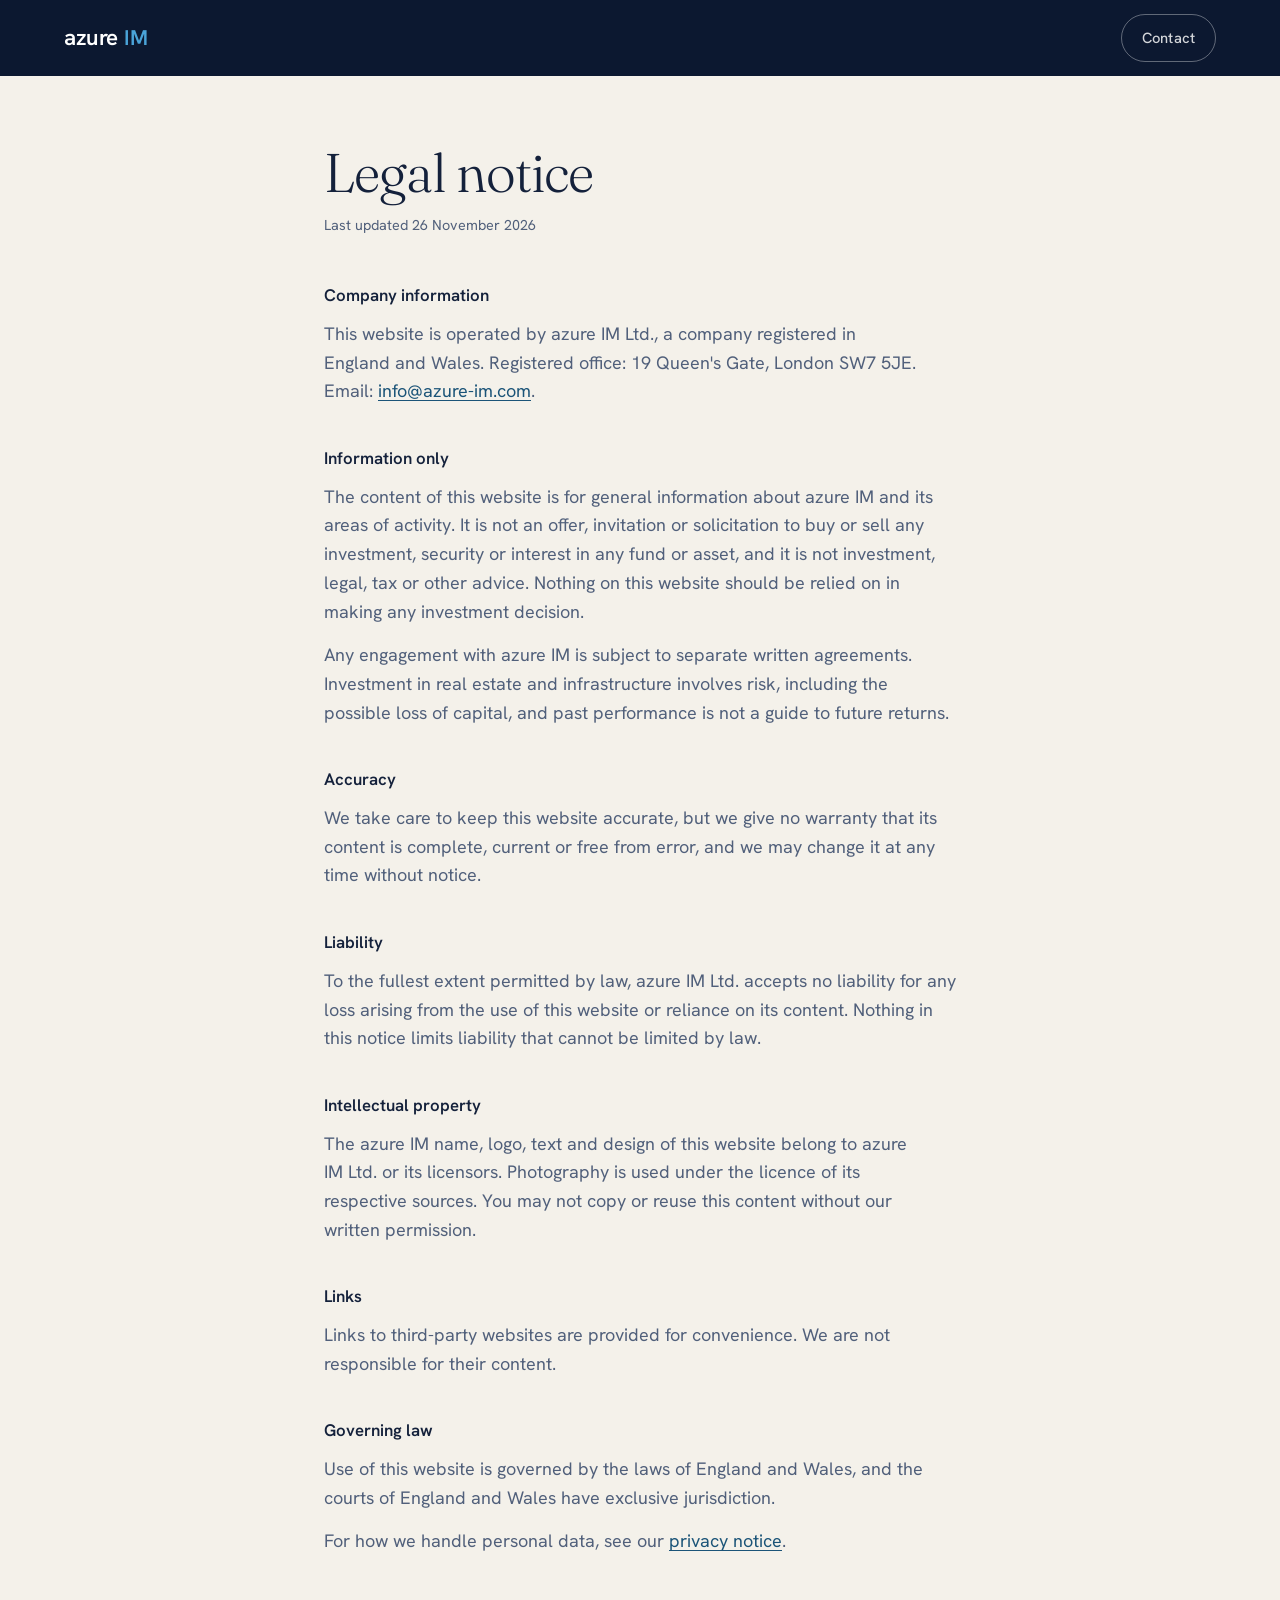
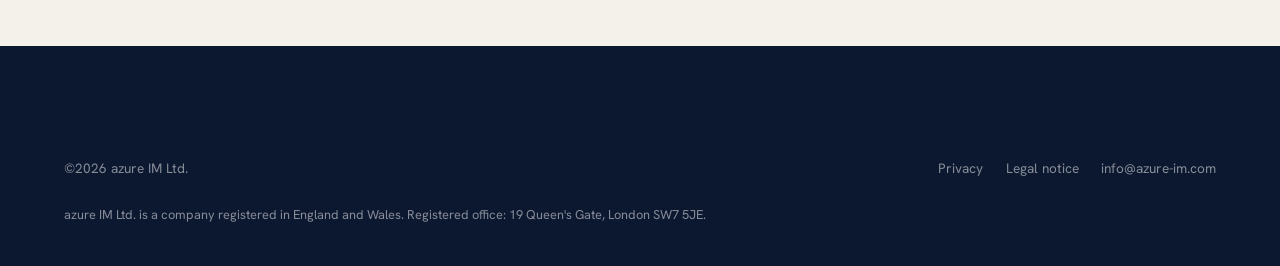
<file: legal.html>
<!DOCTYPE html>
<html lang="en" class="no-js">
<head>
  <meta charset="UTF-8" />
  <meta name="viewport" content="width=device-width, initial-scale=1.0" />
  <title>Legal notice — azure IM</title>
  <meta name="description" content="Company information and terms of use for azure-im.com." />
  <link rel="canonical" href="https://www.azure-im.com/legal" />
  <meta name="theme-color" content="#0c1830" />
  <link rel="icon" href="/favicon.ico" sizes="32x32" />
  <link rel="icon" href="/icon.svg" type="image/svg+xml" />
  <link rel="apple-touch-icon" href="/apple-touch-icon.png" />
  <link rel="preconnect" href="https://fonts.googleapis.com" />
  <link rel="preconnect" href="https://fonts.gstatic.com" crossorigin />
  <link href="https://fonts.googleapis.com/css2?family=Fraunces:opsz,wght@9..144,300;9..144,400&family=Hanken+Grotesk:wght@400;500;600&display=swap" rel="stylesheet" />
  <link rel="stylesheet" href="/styles.css" />
</head>
<body class="legal-page">
  <header class="nav scrolled">
    <a href="/" class="brand" aria-label="azure IM home">
      <span>azure</span><span class="brand-mark--im">IM</span>
    </a>
    <nav class="nav-links nav-links--static" aria-label="Primary">
      <a href="/#contact" class="nav-cta">Contact</a>
    </nav>
  </header>

  <main class="legal">
    <h1>Legal notice</h1>
    <p class="updated">Last updated 26 November 2026</p>

    <h2>Company information</h2>
    <p>This website is operated by azure IM Ltd., a company registered in England and Wales. Registered office: 19 Queen's Gate, London SW7 5JE. Email: <a href="mailto:info@azure-im.com">info@azure-im.com</a>.</p>

    <h2>Information only</h2>
    <p>The content of this website is for general information about azure IM and its areas of activity. It is not an offer, invitation or solicitation to buy or sell any investment, security or interest in any fund or asset, and it is not investment, legal, tax or other advice. Nothing on this website should be relied on in making any investment decision.</p>
    <p>Any engagement with azure IM is subject to separate written agreements. Investment in real estate and infrastructure involves risk, including the possible loss of capital, and past performance is not a guide to future returns.</p>

    <h2>Accuracy</h2>
    <p>We take care to keep this website accurate, but we give no warranty that its content is complete, current or free from error, and we may change it at any time without notice.</p>

    <h2>Liability</h2>
    <p>To the fullest extent permitted by law, azure IM Ltd. accepts no liability for any loss arising from the use of this website or reliance on its content. Nothing in this notice limits liability that cannot be limited by law.</p>

    <h2>Intellectual property</h2>
    <p>The azure IM name, logo, text and design of this website belong to azure IM Ltd. or its licensors. Photography is used under the licence of its respective sources. You may not copy or reuse this content without our written permission.</p>

    <h2>Links</h2>
    <p>Links to third-party websites are provided for convenience. We are not responsible for their content.</p>

    <h2>Governing law</h2>
    <p>Use of this website is governed by the laws of England and Wales, and the courts of England and Wales have exclusive jurisdiction.</p>

    <p>For how we handle personal data, see our <a href="/privacy">privacy notice</a>.</p>
  </main>

  <footer class="footer">
    <div class="footer-bottom">
      <span>©2026 azure IM Ltd.</span>
      <nav class="footer-links" aria-label="Legal">
        <a href="/privacy">Privacy</a>
        <a href="/legal" aria-current="page">Legal notice</a>
        <a href="mailto:info@azure-im.com">info@azure-im.com</a>
      </nav>
    </div>
    <p class="footer-legal">
      azure IM Ltd. is a company registered in England and Wales.
      Registered office: 19 Queen's Gate, London SW7 5JE.
    </p>
  </footer>
</body>
</html>
</file>
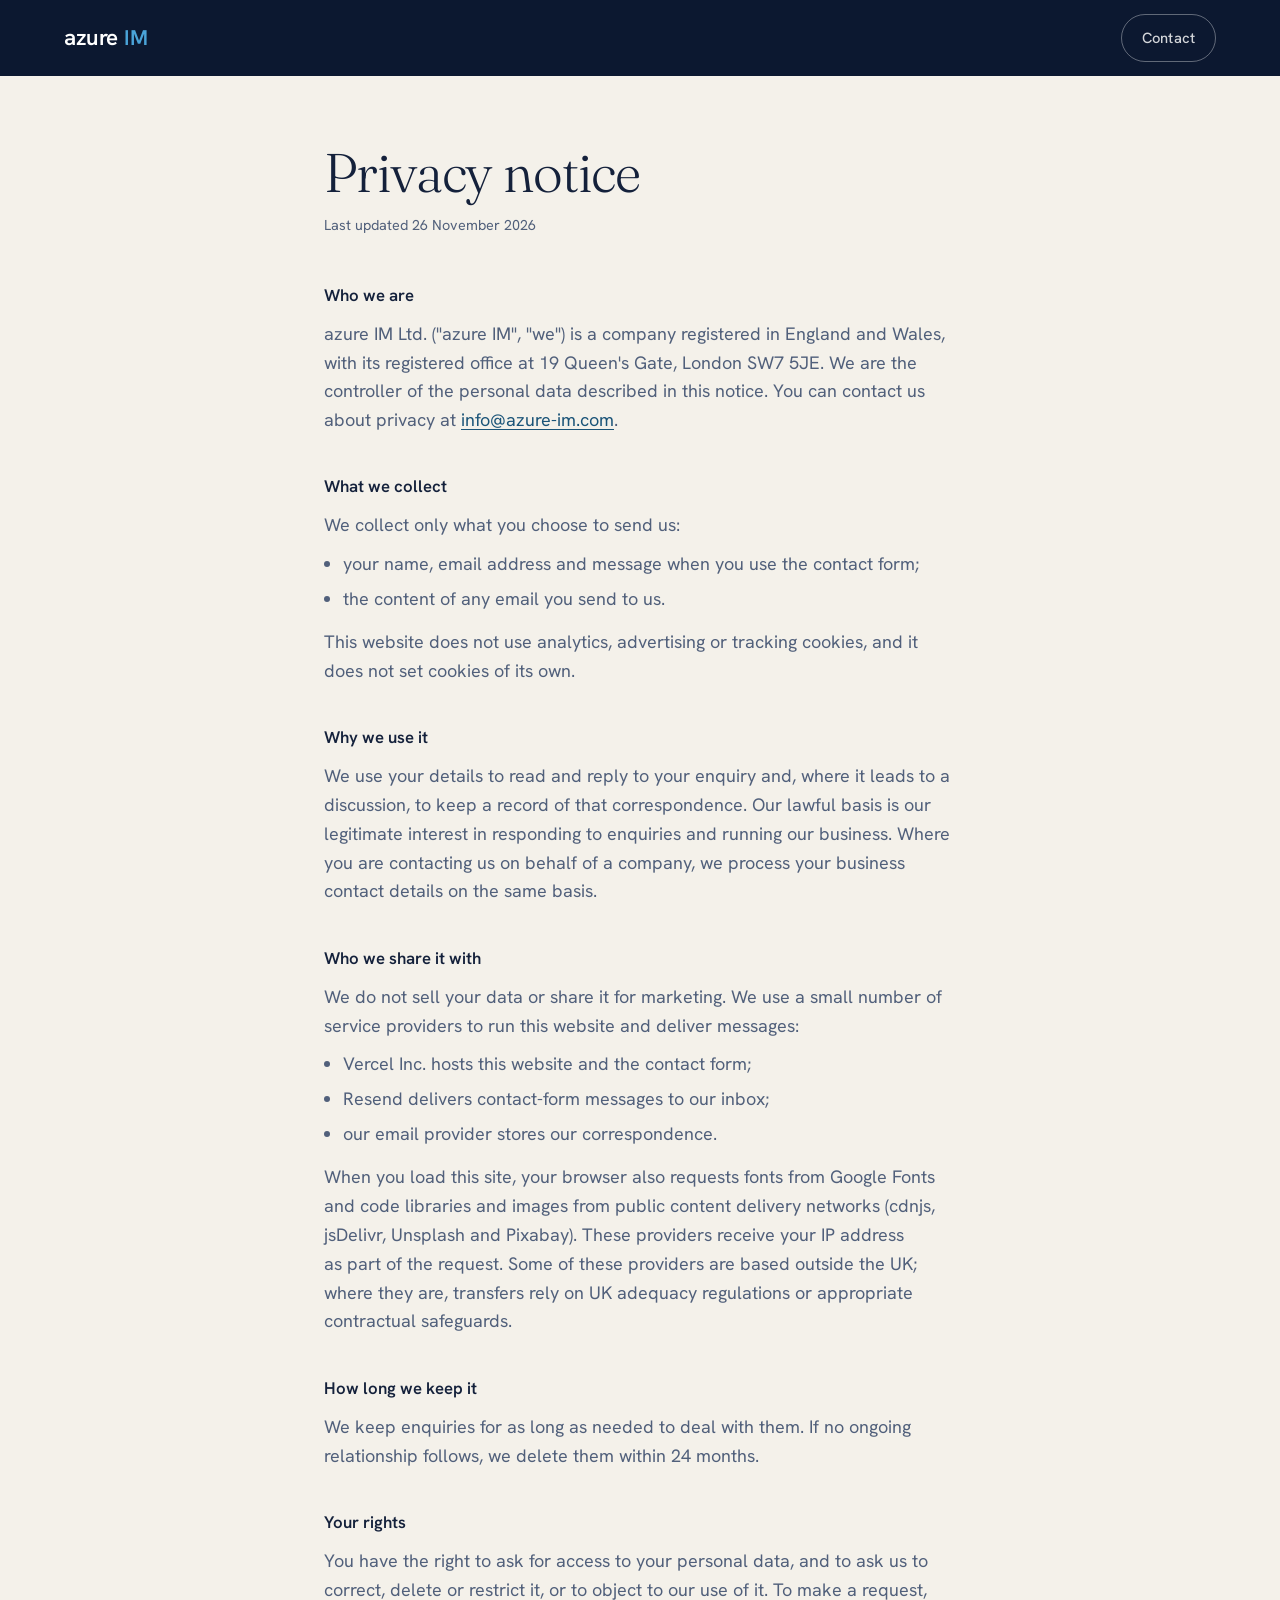
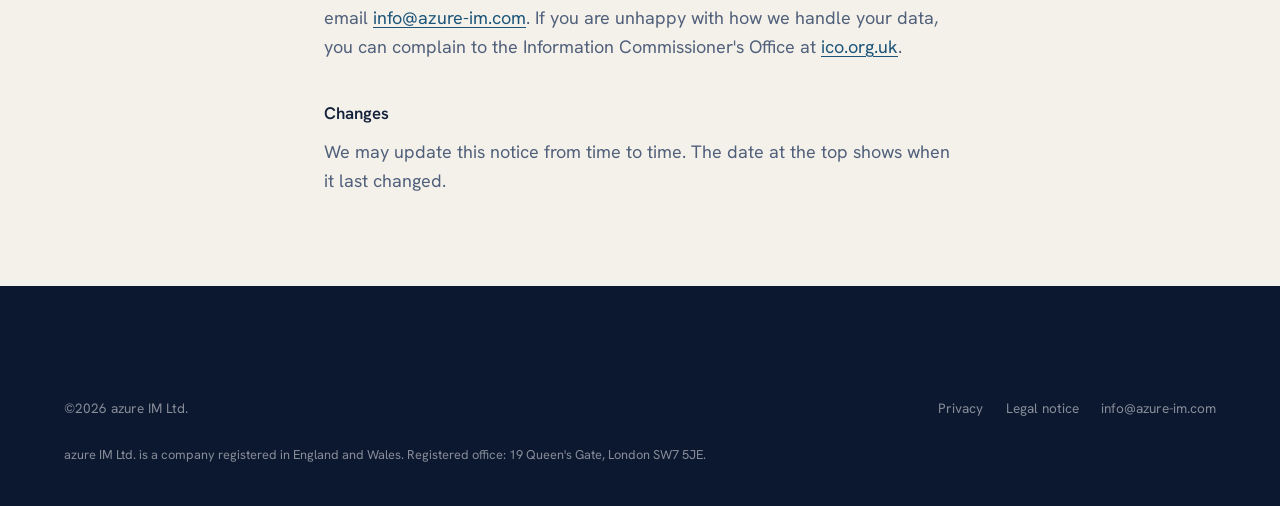
<file: privacy.html>
<!DOCTYPE html>
<html lang="en" class="no-js">
<head>
  <meta charset="UTF-8" />
  <meta name="viewport" content="width=device-width, initial-scale=1.0" />
  <title>Privacy notice — azure IM</title>
  <meta name="description" content="How azure IM Ltd. handles personal data sent through azure-im.com." />
  <link rel="canonical" href="https://www.azure-im.com/privacy" />
  <meta name="theme-color" content="#0c1830" />
  <link rel="icon" href="/favicon.ico" sizes="32x32" />
  <link rel="icon" href="/icon.svg" type="image/svg+xml" />
  <link rel="apple-touch-icon" href="/apple-touch-icon.png" />
  <link rel="preconnect" href="https://fonts.googleapis.com" />
  <link rel="preconnect" href="https://fonts.gstatic.com" crossorigin />
  <link href="https://fonts.googleapis.com/css2?family=Fraunces:opsz,wght@9..144,300;9..144,400&family=Hanken+Grotesk:wght@400;500;600&display=swap" rel="stylesheet" />
  <link rel="stylesheet" href="/styles.css" />
</head>
<body class="legal-page">
  <header class="nav scrolled">
    <a href="/" class="brand" aria-label="azure IM home">
      <span>azure</span><span class="brand-mark--im">IM</span>
    </a>
    <nav class="nav-links nav-links--static" aria-label="Primary">
      <a href="/#contact" class="nav-cta">Contact</a>
    </nav>
  </header>

  <main class="legal">
    <h1>Privacy notice</h1>
    <p class="updated">Last updated 26 November 2026</p>

    <h2>Who we are</h2>
    <p>azure IM Ltd. ("azure IM", "we") is a company registered in England and Wales, with its registered office at 19 Queen's Gate, London SW7 5JE. We are the controller of the personal data described in this notice. You can contact us about privacy at <a href="mailto:info@azure-im.com">info@azure-im.com</a>.</p>

    <h2>What we collect</h2>
    <p>We collect only what you choose to send us:</p>
    <ul>
      <li>your name, email address and message when you use the contact form;</li>
      <li>the content of any email you send to us.</li>
    </ul>
    <p>This website does not use analytics, advertising or tracking cookies, and it does not set cookies of its own.</p>

    <h2>Why we use it</h2>
    <p>We use your details to read and reply to your enquiry and, where it leads to a discussion, to keep a record of that correspondence. Our lawful basis is our legitimate interest in responding to enquiries and running our business. Where you are contacting us on behalf of a company, we process your business contact details on the same basis.</p>

    <h2>Who we share it with</h2>
    <p>We do not sell your data or share it for marketing. We use a small number of service providers to run this website and deliver messages:</p>
    <ul>
      <li>Vercel Inc. hosts this website and the contact form;</li>
      <li>Resend delivers contact-form messages to our inbox;</li>
      <li>our email provider stores our correspondence.</li>
    </ul>
    <p>When you load this site, your browser also requests fonts from Google Fonts and code libraries and images from public content delivery networks (cdnjs, jsDelivr, Unsplash and Pixabay). These providers receive your IP address as part of the request. Some of these providers are based outside the UK; where they are, transfers rely on UK adequacy regulations or appropriate contractual safeguards.</p>

    <h2>How long we keep it</h2>
    <p>We keep enquiries for as long as needed to deal with them. If no ongoing relationship follows, we delete them within 24 months.</p>

    <h2>Your rights</h2>
    <p>You have the right to ask for access to your personal data, and to ask us to correct, delete or restrict it, or to object to our use of it. To make a request, email <a href="mailto:info@azure-im.com">info@azure-im.com</a>. If you are unhappy with how we handle your data, you can complain to the Information Commissioner's Office at <a href="https://ico.org.uk" rel="noopener">ico.org.uk</a>.</p>

    <h2>Changes</h2>
    <p>We may update this notice from time to time. The date at the top shows when it last changed.</p>
  </main>

  <footer class="footer">
    <div class="footer-bottom">
      <span>©2026 azure IM Ltd.</span>
      <nav class="footer-links" aria-label="Legal">
        <a href="/privacy" aria-current="page">Privacy</a>
        <a href="/legal">Legal notice</a>
        <a href="mailto:info@azure-im.com">info@azure-im.com</a>
      </nav>
    </div>
    <p class="footer-legal">
      azure IM Ltd. is a company registered in England and Wales.
      Registered office: 19 Queen's Gate, London SW7 5JE.
    </p>
  </footer>
</body>
</html>
</file>
<file: styles.css>
/* ============================================================
   azure IM — boutique investment management
   Premium rebuild · 2026
   Palette: deep navy base · azure accent · warm off-white
   Type: Fraunces (display serif) · Hanken Grotesk (sans body)
   ============================================================ */

:root {
  --navy-900: #0c1830;
  --navy-800: #0f1d38;
  --navy-700: #16243f;
  --navy-600: #1d2e4d;
  --azure:    #4aa3d8;
  --azure-lt: #8fd0ee;
  --azure-dp: #2a7fb8;
  --azure-ink: #1f6a9e; /* azure for text on cream: 5.2:1 */
  --cream:    #f4f1ea;
  --cream-2:  #efe9dd;
  --ink:      #14213b;
  --ink-soft: #51607b;
  --line:     rgba(20, 33, 59, 0.14);
  --line-d:   rgba(255, 255, 255, 0.12);

  --serif: "Fraunces", Georgia, serif;
  --sans:  "Hanken Grotesk", system-ui, sans-serif;

  --maxw: 1240px;
  --pad: clamp(1.4rem, 5vw, 6rem);
  --ease: cubic-bezier(0.22, 1, 0.36, 1);
}

* { margin: 0; padding: 0; box-sizing: border-box; }

html { -webkit-font-smoothing: antialiased; text-rendering: optimizeLegibility; }
html:not(.js) { scroll-behavior: smooth; }

body {
  font-family: var(--sans);
  background: var(--cream);
  color: var(--ink);
  font-size: clamp(1rem, 0.9rem + 0.3vw, 1.125rem);
  line-height: 1.6;
  font-weight: 400;
  overflow-x: hidden;
}

a { color: inherit; text-decoration: none; }
em { font-style: italic; }
img { display: block; max-width: 100%; }
h1, h2, h3, .quote-text, .lede { text-wrap: balance; }
p, li { text-wrap: pretty; }
::selection { background: var(--azure); color: var(--navy-900); }

/* keyboard focus, on-brand */
:focus-visible { outline: 2px solid var(--azure); outline-offset: 3px; border-radius: 4px; }
section:focus, section:focus-visible { outline: none; }

/* scroll progress hairline */
.scroll-progress {
  position: fixed; top: 0; left: 0; right: 0; height: 2px; z-index: 200;
  pointer-events: none; background: transparent;
}
.scroll-progress span {
  display: block; height: 100%; width: 0%;
  background: linear-gradient(90deg, var(--azure-dp), var(--azure-lt));
}

/* duotone-treated photography */
[data-duotone] {
  filter: url(#azure-duotone) contrast(1.02);
}
@supports not (filter: url(#x)) {
  [data-duotone] { filter: saturate(0.7) brightness(0.9); }
}

/* ───────────────── NAV ───────────────── */
.nav {
  position: fixed; top: 0; left: 0; right: 0; z-index: 100;
  display: flex; align-items: center; justify-content: space-between;
  padding: clamp(1rem, 2vw, 1.6rem) var(--pad);
  transition: padding 0.4s var(--ease), background 0.25s var(--ease),
              box-shadow 0.25s var(--ease);
}
.nav.scrolled {
  padding-top: 0.85rem; padding-bottom: 0.85rem;
  background: rgba(12, 24, 48, 0.82);
  backdrop-filter: blur(16px); -webkit-backdrop-filter: blur(16px);
  box-shadow: 0 1px 0 var(--line-d);
}

.brand {
  font-family: var(--sans);
  font-weight: 600; font-size: 1.4rem; letter-spacing: -0.02em;
  color: #fff; display: inline-flex; align-items: baseline; gap: 0.28em;
  transition: opacity 0.3s;
}
.brand:hover { opacity: 0.82; }
.brand-mark--im {
  color: var(--azure); font-weight: 600;
  letter-spacing: 0.04em; font-size: 0.95em;
}

.nav-links { display: flex; align-items: center; gap: clamp(1.4rem, 3vw, 2.6rem); }
.nav-links a {
  color: rgba(255, 255, 255, 0.82); font-size: 0.92rem; font-weight: 500;
  letter-spacing: 0.01em; position: relative; transition: color 0.3s;
}
.nav-links a:not(.nav-cta)::after {
  content: ""; position: absolute; left: 0; bottom: -5px; height: 1px; width: 0;
  background: var(--azure-lt); transition: width 0.35s var(--ease);
}
.nav-links a:not(.nav-cta):hover::after { width: 100%; }
.nav-links a:hover { color: #fff; }
.nav-cta {
  border: 1px solid rgba(255, 255, 255, 0.35);
  padding: 0.72rem 1.25rem; border-radius: 100px;
  transition: background 0.3s, border-color 0.3s, color 0.3s;
}
.nav-cta:hover { background: var(--azure); border-color: var(--azure); color: var(--navy-900); }

.nav-toggle { display: none; background: none; border: 0; cursor: pointer;
  width: 44px; height: 44px; margin-right: -7px; position: relative; z-index: 110; }
.nav-toggle span {
  position: absolute; left: 7px; height: 2px; width: 30px; background: #fff;
  transition: transform 0.35s var(--ease), opacity 0.3s;
}
.nav-toggle span:first-child { top: 15px; }
.nav-toggle span:last-child { bottom: 15px; }
.nav-toggle[aria-expanded="true"] span:first-child { transform: translateY(6px) rotate(45deg); }
.nav-toggle[aria-expanded="true"] span:last-child { transform: translateY(-6px) rotate(-45deg); }

/* ───────────────── HERO ───────────────── */
.hero {
  position: relative; min-height: 100svh;
  background: var(--navy-800); color: #fff; overflow: hidden;
  display: flex; align-items: center;
}
.hero-media { position: absolute; inset: 0; z-index: 0; overflow: hidden; background: var(--navy-800); }
.hero-video {
  position: absolute; inset: 0; width: 100%; height: 100%;
  object-fit: cover; object-position: center;
  filter: saturate(0.82) brightness(0.92) contrast(1.02);
}
.hero-scrim {
  position: absolute; inset: 0;
  background:
    linear-gradient(100deg, var(--navy-900) 0%, rgba(12,24,48,0.80) 30%,
      rgba(12,24,48,0.34) 62%, rgba(12,24,48,0.06) 100%),
    linear-gradient(0deg, rgba(12,24,48,0.55) 0%, transparent 30%);
}

.hero-inner {
  position: relative; z-index: 3; max-width: var(--maxw); width: 100%;
  margin: 0 auto; padding: 8rem var(--pad) 7rem;
}
.eyebrow {
  text-transform: uppercase; letter-spacing: 0.28em; font-size: 0.72rem;
  font-weight: 600; color: var(--azure-lt); margin-bottom: 1.6rem;
  text-shadow: 0 1px 14px rgba(12, 24, 48, 0.55);
}
.hero-title {
  font-family: var(--serif); font-weight: 300;
  font-size: clamp(2.8rem, 6vw, 6rem); line-height: 0.98;
  letter-spacing: -0.025em; margin-bottom: 1.8rem;
}
.hero-title .line { display: block; overflow: hidden; padding-bottom: 0.08em; }
.hero-title .line-in { display: block; will-change: transform; }
.hero-title em {
  color: var(--azure); font-weight: 400;
  /* azure accent, kept crisp over the moving video */
  text-shadow: 0 2px 26px rgba(12, 24, 48, 0.5);
}
/* Masked line reveal — pure CSS so the headline is NEVER dependent on JS.
   Default state (no animation support) = transform:none = fully visible.
   The hidden start only exists inside the keyframes, so it can't get stuck. */
@media (prefers-reduced-motion: no-preference) {
  html.js .hero-title .line-in { animation: lineUp 0.9s var(--ease) both; }
  html.js .hero-title .line:nth-child(1) .line-in { animation-delay: 0.1s; }
  html.js .hero-title .line:nth-child(2) .line-in { animation-delay: 0.2s; }
  html.js .hero-title .line:nth-child(3) .line-in { animation-delay: 0.3s; }
}
@keyframes lineUp { from { transform: translateY(112%); } to { transform: translateY(0); } }

.hero-sub {
  font-size: clamp(1.05rem, 1.4vw, 1.3rem); max-width: 38ch;
  color: rgba(255, 255, 255, 0.92); font-weight: 400; line-height: 1.55;
  margin-bottom: 2.4rem; text-shadow: 0 1px 18px rgba(12, 24, 48, 0.4);
}
.hero-actions { display: flex; flex-wrap: wrap; gap: 1rem; }

.btn {
  display: inline-flex; align-items: center; gap: 0.5rem;
  font-family: var(--sans); font-weight: 500; font-size: 0.95rem;
  padding: 0.95rem 1.8rem; border-radius: 100px; cursor: pointer;
  border: 1px solid transparent; transition: background .35s var(--ease),
    color .35s var(--ease), border-color .35s var(--ease), box-shadow .35s var(--ease),
    transform .25s var(--ease);
}
.btn-primary { background: var(--azure); color: var(--navy-900); }
.btn-primary:hover {
  background: var(--azure-lt); color: var(--navy-900);
  box-shadow: 0 14px 34px -10px rgba(74, 163, 216, 0.6);
}
.btn-ghost { border-color: rgba(255, 255, 255, 0.3); color: #fff; }
.btn-ghost:hover { border-color: #fff; background: rgba(255,255,255,0.06); }

.scroll-cue {
  position: absolute; bottom: 2.2rem; left: 50%; transform: translateX(-50%);
  z-index: 3; display: flex; flex-direction: column; align-items: center; gap: 0.7rem;
  font-size: 0.75rem; letter-spacing: 0.25em; text-transform: uppercase;
  color: rgba(255, 255, 255, 0.75);
}
.scroll-line { width: 1px; height: 46px; background: rgba(255,255,255,0.3); position: relative; overflow: hidden; }
.scroll-line::after {
  content: ""; position: absolute; top: -50%; left: 0; width: 100%; height: 50%;
  background: var(--azure-lt); animation: scrolldown 2.2s var(--ease) infinite;
}
@keyframes scrolldown { 0% { top: -50%; } 100% { top: 100%; } }

/* ───────────────── SECTIONS ───────────────── */
.section { padding: clamp(5.5rem, 12vh, 10rem) var(--pad); max-width: var(--maxw); margin: 0 auto; }

.kicker {
  display: inline-block; text-transform: uppercase; letter-spacing: 0.24em;
  font-size: 0.72rem; font-weight: 600; color: #1b5478;
  margin-bottom: 1.4rem; position: relative; padding-left: 2.6rem;
}
.kicker::before {
  content: ""; position: absolute; left: 0; top: 0.5em; width: 2rem; height: 1px;
  background: var(--azure-dp);
}
.kicker--center { display: block; text-align: center; padding-left: 0; }
.kicker--center::before { left: 50%; transform: translateX(-50%); top: -0.9rem; width: 2.4rem; }

.section-title {
  font-family: var(--serif); font-weight: 300;
  font-size: clamp(1.9rem, 4vw, 3.2rem); line-height: 1.06;
  letter-spacing: -0.02em; max-width: 22ch;
}

/* WHO WE ARE */
.who-grid {
  display: grid; grid-template-columns: 1.1fr 1fr; gap: clamp(2rem, 5vw, 5rem);
  align-items: start;
}
.who-lede-col { display: flex; flex-direction: column; gap: clamp(2rem, 4vw, 3rem); }
.lede {
  font-family: var(--serif); font-weight: 300;
  font-size: clamp(1.5rem, 3vw, 2.5rem); line-height: 1.2;
  letter-spacing: -0.015em; color: var(--ink);
}
.lede::first-letter { color: var(--azure-dp); }
.who-photo {
  position: relative; border-radius: 16px; overflow: hidden;
  box-shadow: 0 30px 70px -36px rgba(12, 24, 48, 0.55);
}
.who-photo img { width: 100%; aspect-ratio: 16 / 11; object-fit: cover; }
.who-photo figcaption {
  position: absolute; left: 1rem; bottom: 0.9rem; z-index: 2;
  font-size: 0.75rem; letter-spacing: 0.18em; text-transform: uppercase;
  color: rgba(255,255,255,0.9); font-weight: 500;
  text-shadow: 0 1px 8px rgba(0,0,0,0.5);
}
.who-body { display: flex; flex-direction: column; gap: 1.3rem; color: var(--ink-soft);
  padding-top: 0.6rem; }

/* PULL-QUOTE BAND */
.quote-band {
  position: relative; overflow: hidden; color: #fff;
  background: var(--navy-900);
  padding: clamp(6rem, 16vh, 11rem) var(--pad);
}
.quote-bg {
  position: absolute; inset: -10%; z-index: 0;
  background-size: cover; background-position: center;
  filter: saturate(0.65); transform: scale(1.05); will-change: transform;
}
.quote-scrim {
  position: absolute; inset: 0; z-index: 1;
  background:
    linear-gradient(180deg, rgba(12,24,48,0.78), rgba(12,24,48,0.88)),
    radial-gradient(80% 120% at 50% 0%, rgba(42,127,184,0.35), transparent 60%);
}
.quote-inner {
  position: relative; z-index: 2; max-width: var(--maxw); margin: 0 auto;
  text-align: center;
}
.quote-text {
  font-family: var(--serif); font-weight: 300;
  font-size: clamp(2rem, 5.2vw, 4rem); line-height: 1.1;
  letter-spacing: -0.02em;
}
.quote-text em { color: var(--azure-lt); }
.quote-cite {
  margin-top: 1.8rem; font-size: 0.72rem; letter-spacing: 0.22em;
  text-transform: uppercase; color: rgba(255,255,255,0.62);
}

/* APPROACH */
.approach { max-width: 1400px; }
.approach-grid {
  display: grid; grid-template-columns: 0.92fr 1.08fr; gap: clamp(2rem, 5vw, 5.5rem);
  align-items: center;
}
.approach-visual { aspect-ratio: 4 / 5; }
.approach-frame {
  position: relative; width: 100%; height: 100%; border-radius: 18px; overflow: hidden;
  box-shadow: 0 44px 90px -44px rgba(12, 24, 48, 0.6);
}
.approach-frame img {
  position: absolute; inset: -8%; width: 116%; height: 116%;
  object-fit: cover; will-change: transform;
}
.approach-glow {
  position: absolute; inset: 0; z-index: 1; pointer-events: none;
  background: radial-gradient(70% 60% at 30% 20%, rgba(74,163,216,0.28), transparent 60%);
  mix-blend-mode: screen;
}
.approach-text { display: flex; flex-direction: column; gap: 1.3rem; }
.approach-text .section-title { margin-bottom: 0.4rem; }
.approach-text p { color: var(--ink-soft); max-width: 52ch; }

.text-link {
  display: inline-flex; align-items: center; gap: 0.5rem; margin-top: 0.8rem;
  font-weight: 600; font-size: 0.95rem; color: #1b5478;
  width: fit-content; transition: gap 0.3s var(--ease), color 0.3s;
}
.text-link svg { transition: transform 0.35s var(--ease); }
.text-link:hover { color: var(--navy-700); gap: 0.8rem; }
.text-link:hover svg { transform: translateX(4px); }

/* CAPABILITIES (what we do) */
.capabilities { display: grid; grid-template-columns: 1fr 1fr; gap: 1.6rem; margin-top: 1.8rem; }
.cap { border-top: 1px solid var(--line); padding-top: 0.95rem; }
.cap h3 { font-family: var(--sans); font-weight: 600; font-size: 0.95rem; color: var(--ink); margin-bottom: 0.45rem; }
.cap p { font-size: 0.9rem; color: var(--ink-soft); line-height: 1.5; }

/* PRIORITY SECTORS */
.sectors-grid {
  display: grid; grid-template-columns: repeat(4, 1fr); gap: clamp(1.5rem, 3vw, 2.6rem);
  margin-top: clamp(2.4rem, 5vw, 4rem);
}
.sector { display: flex; flex-direction: column; gap: 1rem; }
.sector-media {
  position: relative; border-radius: 14px; overflow: hidden; aspect-ratio: 4 / 5;
  box-shadow: 0 24px 50px -30px rgba(12, 24, 48, 0.5);
}
.sector-media img {
  width: 100%; height: 100%; object-fit: cover;
  transition: transform 0.6s var(--ease);
}
.sector:hover .sector-media img { transform: scale(1.06); }
.sector-media::after {
  content: ""; position: absolute; inset: 0;
  background: linear-gradient(180deg, transparent 38%, rgba(12, 24, 48, 0.85) 100%);
}
.sector-media figcaption { position: absolute; left: 1rem; right: 1rem; bottom: 0.95rem; z-index: 2; }
.sector-num { display: block; font-family: var(--serif); font-size: 0.95rem; color: var(--azure-lt); margin-bottom: 0.15rem; }
.sector-media h3 {
  font-family: var(--serif); font-weight: 300; font-size: 1.3rem;
  letter-spacing: -0.01em; color: #fff;
}
.sector > p { font-size: 0.9rem; color: var(--ink-soft); line-height: 1.55; }

/* CONTACT */
.contact { max-width: 900px; text-align: center; }
.contact-title {
  font-family: var(--serif); font-weight: 300;
  font-size: clamp(2.4rem, 6vw, 4.4rem); line-height: 1.02;
  letter-spacing: -0.025em; margin-bottom: 1.2rem;
}
.contact-sub { color: var(--ink-soft); max-width: 44ch; margin: 0 auto 2rem; }
.contact-mail {
  display: inline-block; font-family: var(--serif); font-size: clamp(1.3rem, 3vw, 2rem);
  color: var(--azure-ink); border-bottom: 1px solid var(--azure);
  padding-bottom: 4px; margin-bottom: 3.5rem; transition: color 0.3s, border-color 0.3s;
}
.contact-mail:hover { color: var(--navy-700); border-color: var(--navy-700); }

.contact-form {
  display: grid; grid-template-columns: 1fr 1fr; gap: 1.4rem;
  text-align: left; margin-top: 1rem;
}
.field { position: relative; }
.field--full { grid-column: 1 / -1; }
.field input, .field textarea {
  width: 100%; background: transparent; border: 0; border-bottom: 1px solid var(--line);
  padding: 0.9rem 0 0.7rem; font-family: var(--sans); font-size: 1rem; color: var(--ink);
  resize: vertical; transition: border-color 0.3s;
}
.field input:focus, .field textarea:focus { outline: none; border-color: var(--azure); }
.field label {
  position: absolute; left: 0; top: 0.9rem; color: var(--ink-soft);
  pointer-events: none; transition: all 0.25s var(--ease); font-size: 1rem;
}
.field input:focus + label, .field input:not(:placeholder-shown) + label,
.field textarea:focus + label, .field textarea:not(:placeholder-shown) + label {
  top: -0.6rem; font-size: 0.74rem; color: var(--azure-ink); letter-spacing: 0.04em;
}
.contact-form .btn { grid-column: 1 / -1; justify-self: start; margin-top: 0.6rem; }
.form-status { grid-column: 1 / -1; font-size: 0.9rem; min-height: 1.2em; margin-top: 0.2rem; }
.form-status.ok { color: #1b5478; }
.form-status.err { color: #a63c27; }
.contact-form .btn:disabled { opacity: 0.6; cursor: progress; }
/* honeypot: off-screen, not display:none, so bots still fill it */
.hp-field { position: absolute; left: -9999px; width: 1px; height: 1px; overflow: hidden; }

/* ───────────────── GENERATIVE VISUALS ───────────────── */
.currents-canvas {
  position: absolute; inset: 0; z-index: 0; display: block;
  width: 100%; height: 100%; background: var(--navy-900);
}

/* DIGITAL INFRASTRUCTURE */
.infra {
  position: relative; overflow: hidden;
  background: var(--navy-900); color: #fff;
  padding: clamp(5rem, 12vh, 9rem) var(--pad);
}
.infra-inner {
  max-width: var(--maxw); margin: 0 auto;
  display: grid; grid-template-columns: 1fr 1.05fr;
  gap: clamp(2rem, 5vw, 5rem); align-items: center;
}
.infra-text { display: flex; flex-direction: column; gap: 1.3rem; }
.infra-text .kicker { color: var(--azure-lt); }
.infra-text .kicker::before { background: var(--azure-lt); }
.infra-text .section-title { color: #fff; }
.infra-text p { color: rgba(255, 255, 255, 0.78); max-width: 46ch; }
.infra-globe {
  position: relative; width: 100%; aspect-ratio: 1 / 1;
  max-height: 70vh; margin: 0;
}
.infra-globe canvas { width: 100%; height: 100%; display: block; }

/* ───────────────── FOOTER ───────────────── */
.footer {
  background: var(--navy-900); color: rgba(255,255,255,0.7);
  padding: clamp(3.5rem, 7vw, 5rem) var(--pad) 2.5rem;
}
.footer-top {
  max-width: var(--maxw); margin: 0 auto; display: flex;
  justify-content: space-between; align-items: flex-start; flex-wrap: wrap; gap: 2rem;
  padding-bottom: 3rem; border-bottom: 1px solid var(--line-d);
}
.brand--footer { font-size: 1.7rem; }
.footer-address { font-style: normal; line-height: 1.7; font-size: 0.95rem; }
.footer-bottom {
  max-width: var(--maxw); margin: 2rem auto 0; display: flex;
  justify-content: space-between; flex-wrap: wrap; gap: 1rem;
  font-size: 0.85rem; color: rgba(255,255,255,0.5);
}
.footer-bottom a:hover, .footer-legal a:hover { color: var(--azure-lt); }
.footer-legal {
  max-width: var(--maxw); margin: 1.6rem auto 0; font-size: 0.8rem; line-height: 1.6;
  color: rgba(255,255,255,0.5);
}
.footer-links { display: flex; gap: 1.4rem; }

/* ───────────────── LEGAL PAGES ───────────────── */
.legal-page .nav { background: var(--navy-900); }
.legal {
  max-width: 760px; margin: 0 auto;
  padding: clamp(8rem, 16vh, 10rem) var(--pad) clamp(4rem, 10vh, 7rem);
}
.legal h1 {
  font-family: var(--serif); font-weight: 300; font-size: clamp(2.2rem, 5vw, 3.4rem);
  line-height: 1.05; letter-spacing: -0.02em; margin-bottom: 0.8rem;
}
.legal .updated { color: var(--ink-soft); font-size: 0.9rem; margin-bottom: 2.8rem; }
.legal h2 {
  font-family: var(--sans); font-weight: 600; font-size: 1.05rem; color: var(--ink);
  margin: 2.4rem 0 0.7rem;
}
.legal p, .legal li { color: var(--ink-soft); max-width: 68ch; }
.legal p + p, .legal ul + p { margin-top: 0.9rem; }
.legal a[href^="mailto:"] { white-space: nowrap; }
.legal ul { padding-left: 1.2rem; margin-top: 0.6rem; display: grid; gap: 0.4rem; }
.legal a { color: #1b5478; text-decoration: underline; text-underline-offset: 3px; }
.legal a:hover { color: var(--navy-700); }
.notfound { min-height: 70vh; display: flex; flex-direction: column; justify-content: center; }
.notfound .btn { align-self: flex-start; margin-top: 2rem; }

/* ───────────────── REVEAL ANIMATION ───────────────── */
html.js [data-reveal] {
  opacity: 0; transform: translateY(14px);
  transition: opacity 0.5s var(--ease), transform 0.5s var(--ease);
}
html.js [data-reveal].in { opacity: 1; transform: none; }

/* ───────────────── RESPONSIVE ───────────────── */
@media (max-width: 940px) {
  .who-grid, .approach-grid, .infra-inner { grid-template-columns: 1fr; }
  .approach-visual { aspect-ratio: 16 / 11; order: -1; max-height: 60vh; }
  .infra-globe { order: -1; max-width: 460px; margin: 0 auto; }
  .sectors-grid { grid-template-columns: 1fr 1fr; }

  .nav-links {
    position: fixed; inset: 0 0 0 auto; width: min(78vw, 320px);
    background: var(--navy-800); flex-direction: column; justify-content: center;
    align-items: flex-start; padding: 0 2.4rem; gap: 1.8rem;
    transform: translateX(100%); transition: transform 0.45s var(--ease);
    box-shadow: -20px 0 60px -20px rgba(0,0,0,0.5);
  }
  .nav-links.open { transform: translateX(0); }
  .nav-links a { font-size: 1.3rem; color: #fff; }
  .nav-toggle { display: block; }
  /* legal pages: single Contact link, no drawer */
  .nav-links--static {
    position: static; width: auto; transform: none; background: none;
    box-shadow: none; padding: 0; flex-direction: row;
  }
  .nav-links--static a { font-size: 0.92rem; }
}

@media (max-width: 540px) {
  .contact-form { grid-template-columns: 1fr; }
  .footer-bottom { flex-direction: column; }
  .hero-inner { padding-bottom: 9rem; }
  .sectors-grid, .capabilities { grid-template-columns: 1fr; }
}

/* ───────────────── REDUCED MOTION ───────────────── */
@media (prefers-reduced-motion: reduce) {
  *, *::before, *::after {
    animation-duration: 0.001ms !important; animation-iteration-count: 1 !important;
    transition-duration: 0.001ms !important;
  }
  html:not(.js) { scroll-behavior: auto; }
  html.js [data-reveal] { opacity: 1; transform: none; }
  html.js .hero-title .line-in { transform: none; }
  .quote-bg, .approach-frame img { transform: none !important; }
  /* hold the drone footage on its poster frame for reduced-motion */
  .hero-video { display: none; }
  .hero-media {
    background:
      linear-gradient(180deg, rgba(12,24,48,0.2), rgba(12,24,48,0.5)),
      var(--navy-700) center/cover no-repeat;
  }
}
</file>
